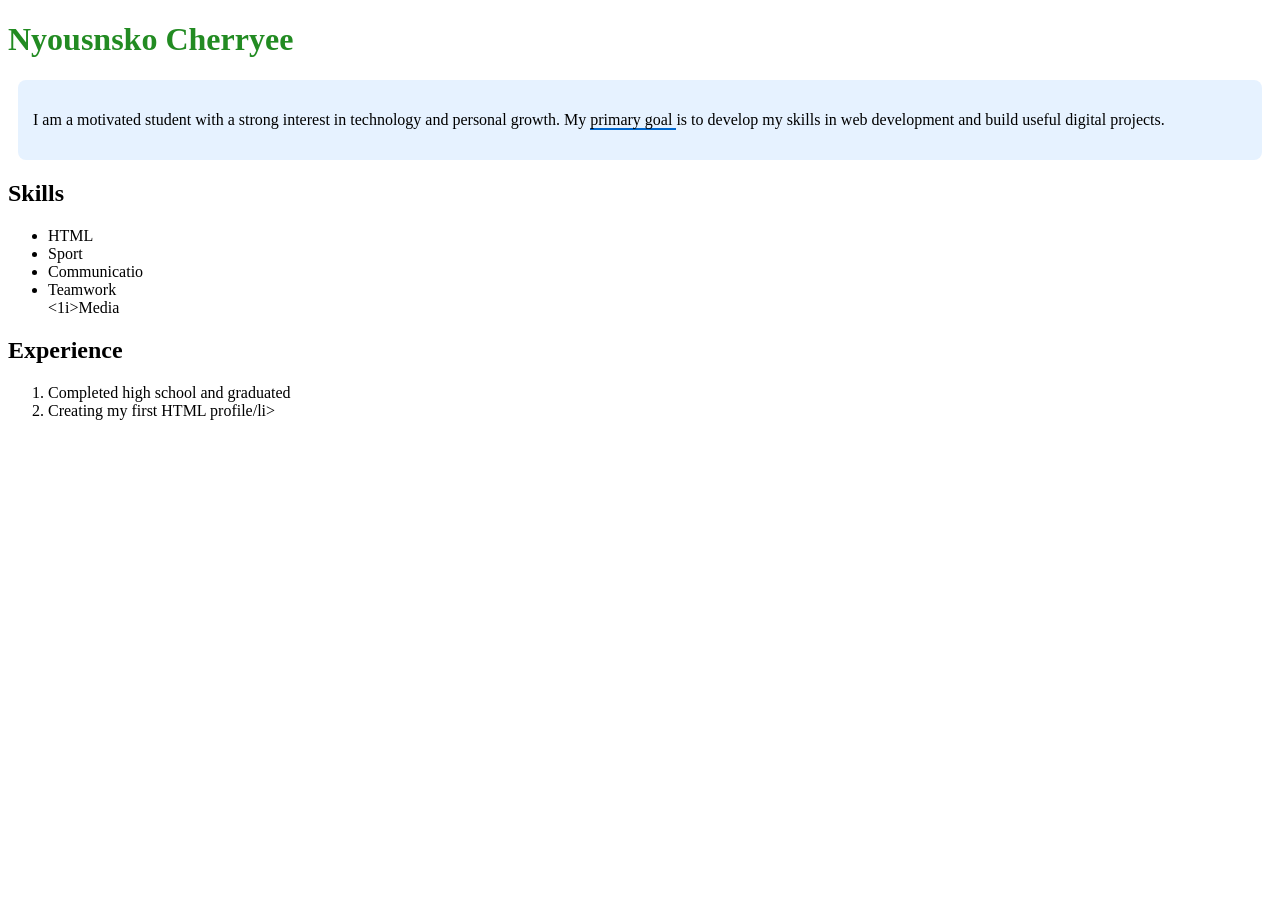
<file: index.html>
<!DOCTYPE html>
<html lang="en">
<head>
    <meta charset="UTF-8">
    <meta name="viewport" content="width=device-width, initial-scale=1.0">
    <title>Project 2: Nyousnsko Cherryee</title>

    <!-- 
    Name: Nyousnsko Cherryee
    Date: April 1, 2026
    Objective: Create a professional digital profile using HTML5 structure, semantic tags, and inline styling.
    -->
</head>

<body>

    <!-- Header -->
    <header>
        <h1 style="color: rgb(34, 139, 34);">Nyousnsko Cherryee</h1>
    </header>

    <!-- Bio Container -->
    <div style="background-color: #e6f2ff; padding: 15px; margin: 10px; border-radius: 8px;">

        <p>
            I am a motivated student with a strong interest in technology and personal growth. 
            My <span style="border-bottom: 2px solid hsl(210, 100%, 40%);">
            primary goal
            </span> is to develop my skills in web development and build useful digital projects.
        </p>

    </div>

    <!-- Skills Section -->
    <section>
        <h2>Skills</h2>
        <ul>
            <li>HTML</li>
            <li>Sport</li>
            <li>Communicatio</li>
            <li>Teamwork</li>
            <1i>Media</1i>
        </ul>
    </section>

    <!-- Experience Section -->
    <section>
        <h2>Experience</h2>
        <ol>
            <li>Completed high school and graduated</li>
            <li>Creating my first HTML profile/li>
        </ol>
    </section>

</body>
</html>
</file>
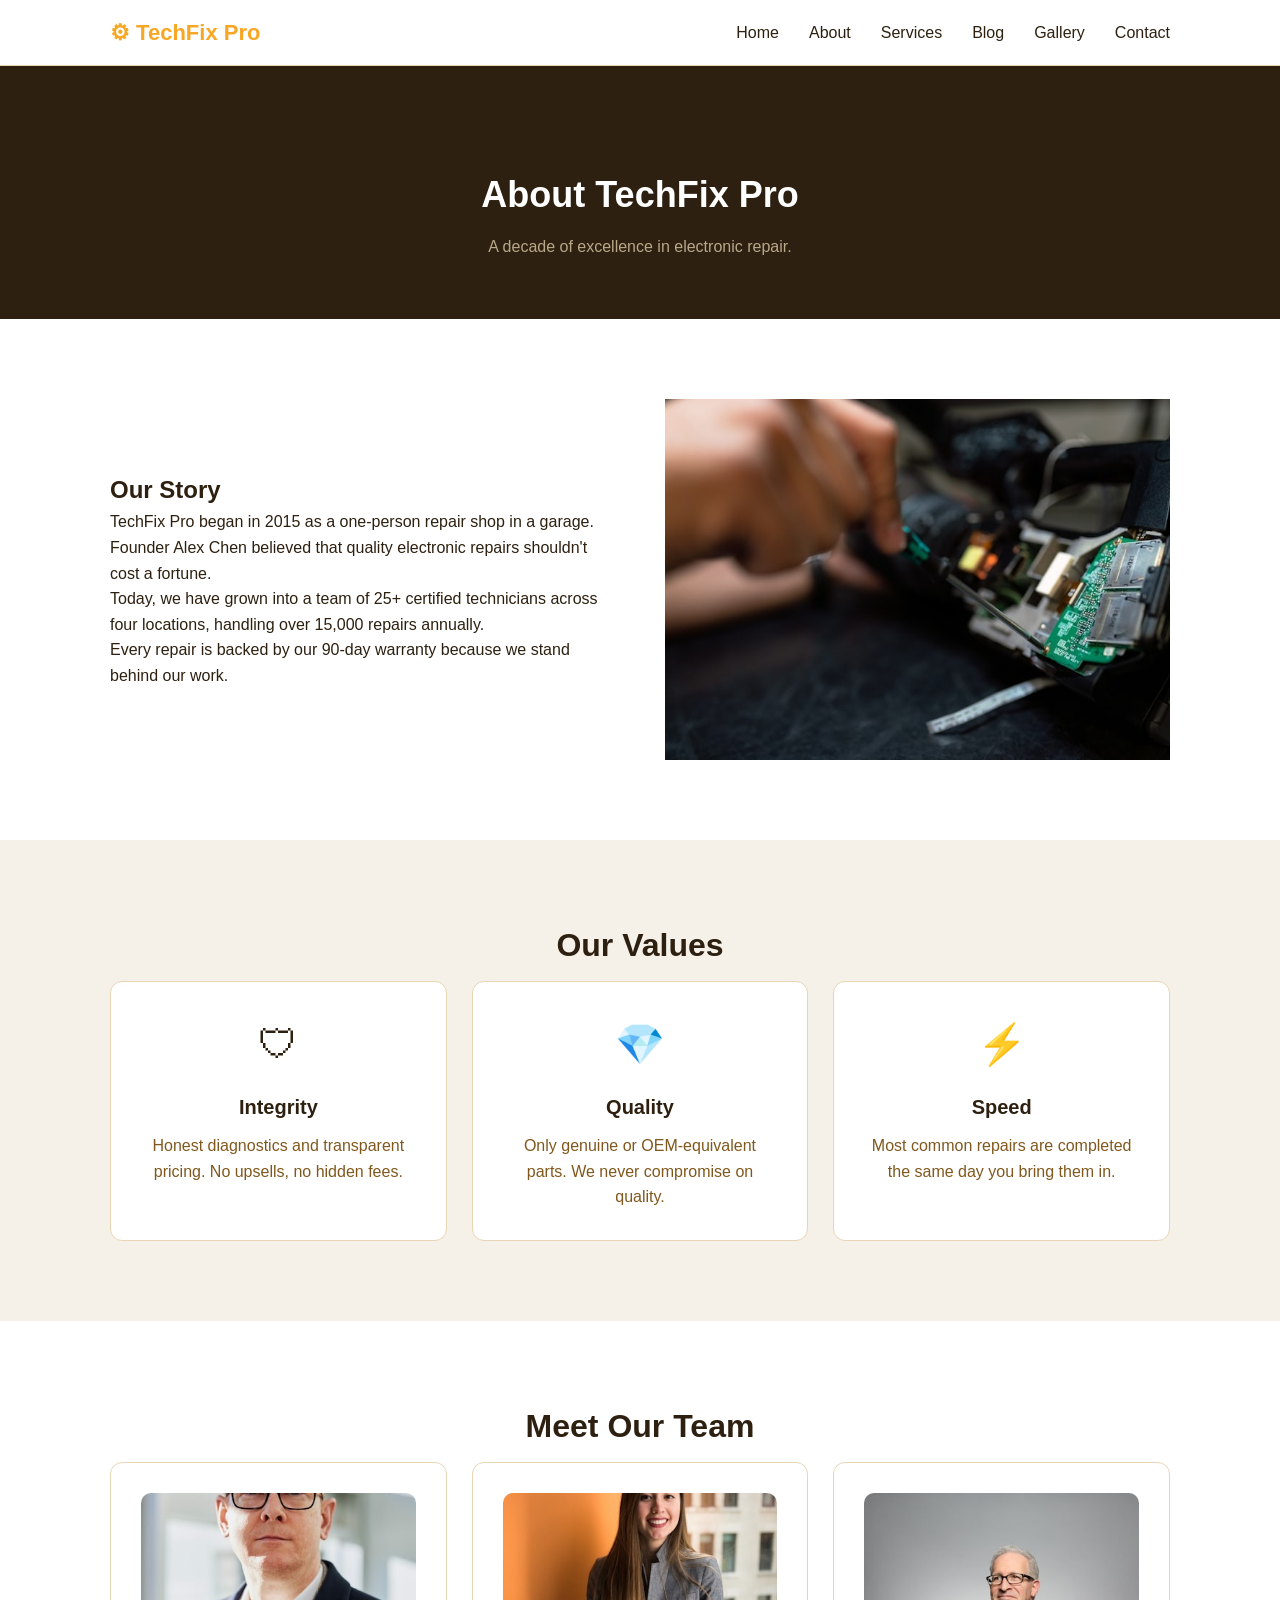
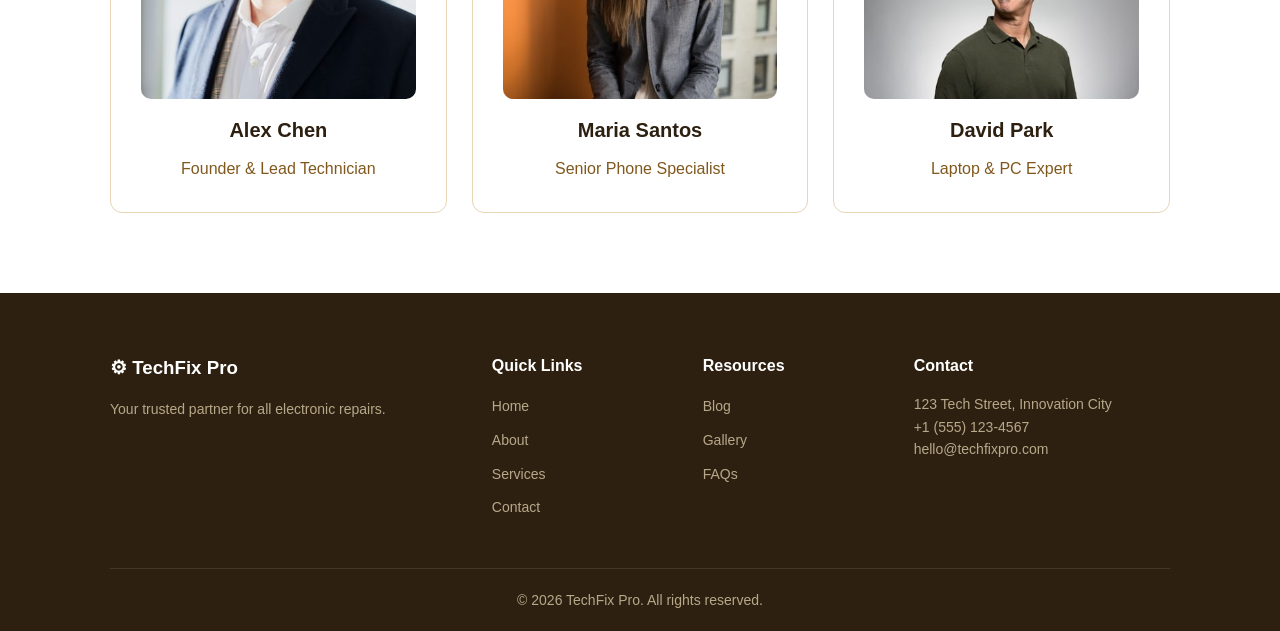
<file: about.html>
<!DOCTYPE html>
<html lang="en">

<head>
    <meta charset="UTF-8">
    <meta name="viewport" content="width=device-width, initial-scale=1.0">
    <title>About Us - TechFix Pro</title>
    <link rel="stylesheet" href="style.css">
</head>

<body>

    <nav class="navbar">
        <div class="container nav-container">
            <a href="index.html" class="logo">&#9881; TechFix Pro</a>
            <ul class="nav-links">
                <li><a href="index.html">Home</a></li>
                <li><a href="about.html">About</a></li>
                <li><a href="services.html">Services</a></li>
                <li><a href="blog.html">Blog</a></li>
                <li><a href="gallery.html">Gallery</a></li>
                <li><a href="contact.html">Contact</a></li>
            </ul>
        </div>
    </nav>

    <header class="page-header">
        <div class="container">
            <h1>About TechFix Pro</h1>
            <p>A decade of excellence in electronic repair.</p>
        </div>
    </header>

    <section class="section">
        <div class="container">
            <div class="two-col">
                <div>
                    <h2>Our Story</h2>
                    <p>TechFix Pro began in 2015 as a one-person repair shop in a garage. Founder Alex Chen believed
                        that quality electronic repairs shouldn't cost a fortune.</p>
                    <p>Today, we have grown into a team of 25+ certified technicians across four locations, handling
                        over 15,000 repairs annually.</p>
                    <p>Every repair is backed by our 90-day warranty because we stand behind our work.</p>
                </div>
                <div>
                    <img src="Img/ou.jpg" alt="Our workshop">
                </div>
            </div>
        </div>
    </section>

    <section class="section" style="background: var(--light-gray);">
        <div class="container">
            <h2 class="section-title">Our Values</h2>
            <div class="card-grid three-col">
                <div class="card">
                    <div class="card-icon">&#128737;</div>
                    <h3>Integrity</h3>
                    <p>Honest diagnostics and transparent pricing. No upsells, no hidden fees.</p>
                </div>
                <div class="card">
                    <div class="card-icon">&#128142;</div>
                    <h3>Quality</h3>
                    <p>Only genuine or OEM-equivalent parts. We never compromise on quality.</p>
                </div>
                <div class="card">
                    <div class="card-icon">&#9889;</div>
                    <h3>Speed</h3>
                    <p>Most common repairs are completed the same day you bring them in.</p>
                </div>
            </div>
        </div>
    </section>

    <section class="section">
        <div class="container">
            <h2 class="section-title">Meet Our Team</h2>
            <div class="card-grid three-col">
                <div class="card">
                    <img src="Img/h1.jpg" alt="Alex Chen" style="border-radius: 10px; margin-bottom: 15px;">
                    <h3>Alex Chen</h3>
                    <p>Founder & Lead Technician</p>
                </div>
                <div class="card">
                    <img src="Img/h2.jpg" alt="Maria Santos" style="border-radius: 10px; margin-bottom: 15px;">
                    <h3>Maria Santos</h3>
                    <p>Senior Phone Specialist</p>
                </div>
                <div class="card">
                    <img src="Img/h3.jpg" alt="David Park" style="border-radius: 10px; margin-bottom: 15px;">
                    <h3>David Park</h3>
                    <p>Laptop & PC Expert</p>
                </div>
            </div>
        </div>
    </section>

    <footer class="footer">
        <div class="container">
            <div class="footer-grid">
                <div class="footer-brand">
                    <h3>&#9881; TechFix Pro</h3>
                    <p>Your trusted partner for all electronic repairs.</p>
                </div>
                <div class="footer-links">
                    <h4>Quick Links</h4>
                    <ul>
                        <li><a href="index.html">Home</a></li>
                        <li><a href="about.html">About</a></li>
                        <li><a href="services.html">Services</a></li>
                        <li><a href="contact.html">Contact</a></li>
                    </ul>
                </div>
                <div class="footer-links">
                    <h4>Resources</h4>
                    <ul>
                        <li><a href="blog.html">Blog</a></li>
                        <li><a href="gallery.html">Gallery</a></li>
                        <li><a href="contact.html">FAQs</a></li>
                    </ul>
                </div>
                <div class="footer-contact">
                    <h4>Contact</h4>
                    <p>123 Tech Street, Innovation City</p>
                    <p>+1 (555) 123-4567</p>
                    <p>hello@techfixpro.com</p>
                </div>
            </div>
            <div class="footer-bottom">
                <p>&copy; 2026 TechFix Pro. All rights reserved.</p>
            </div>
        </div>
    </footer>

</body>
</file>
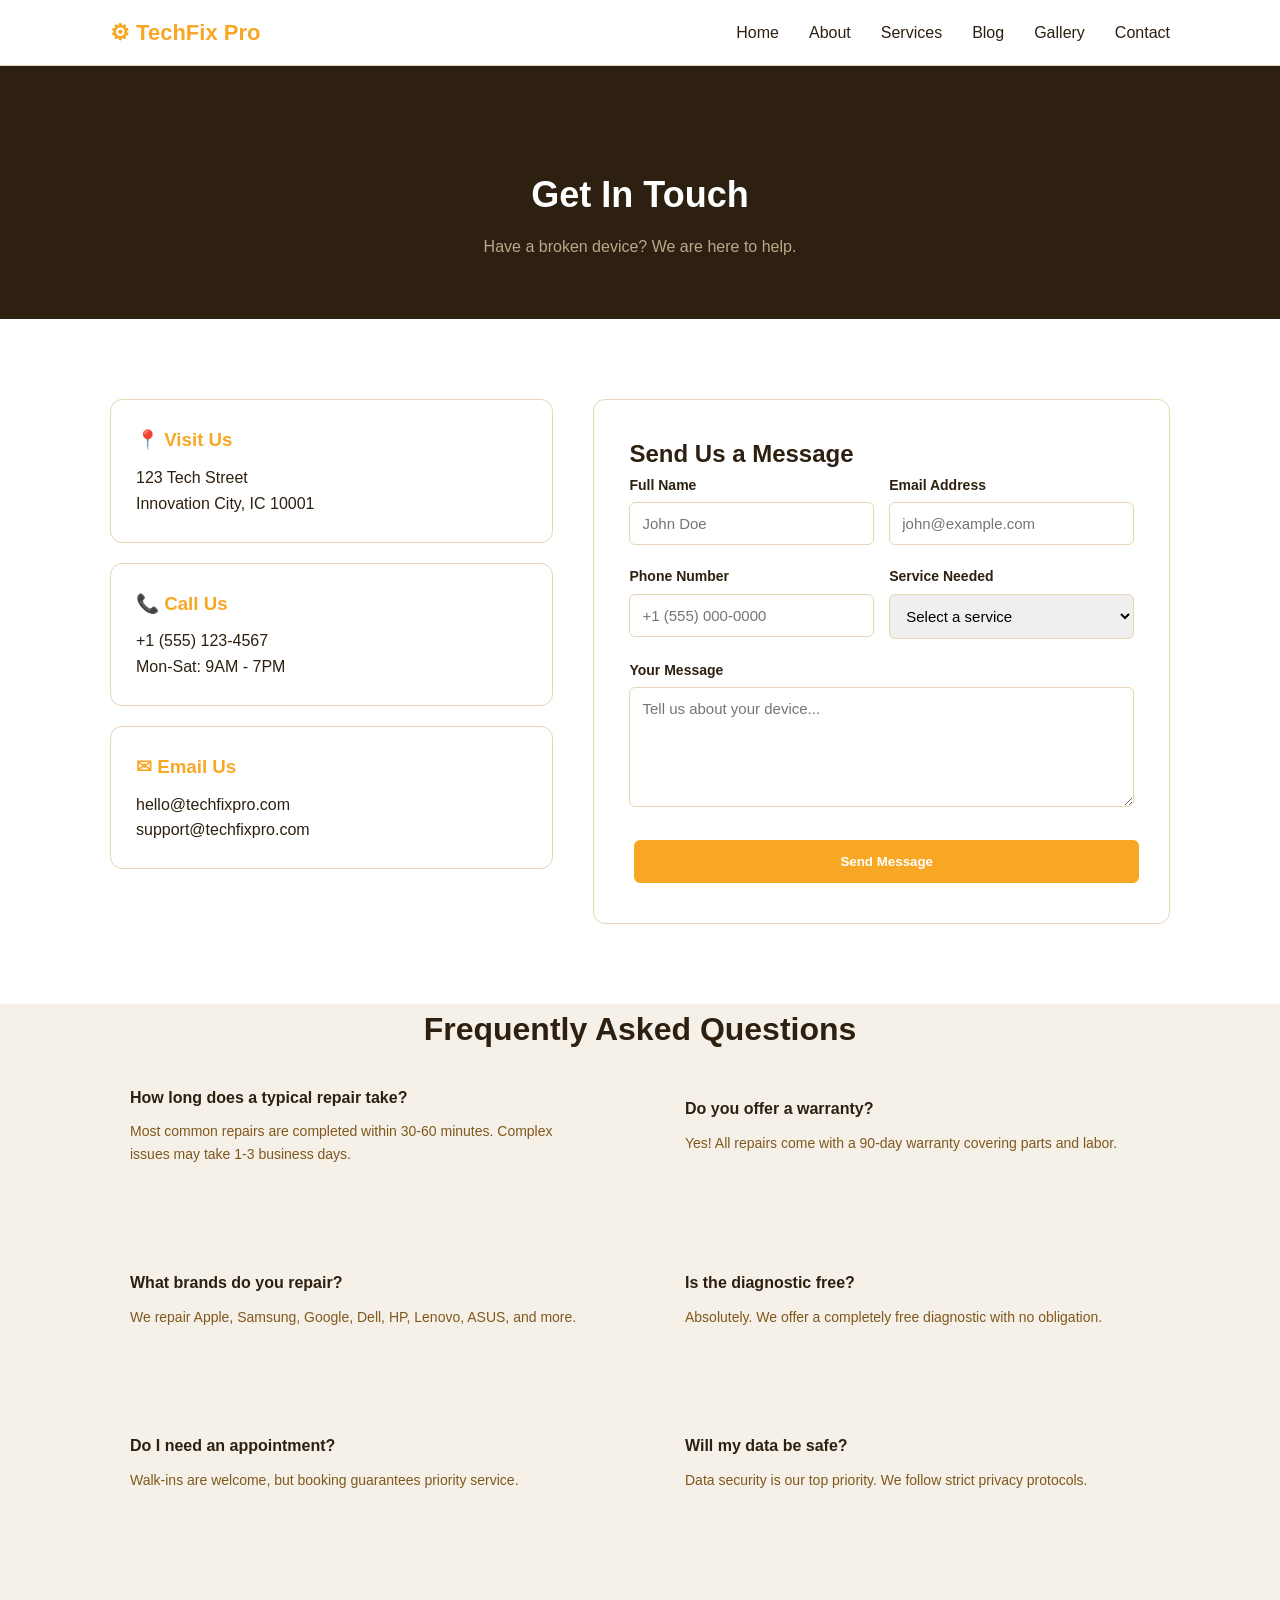
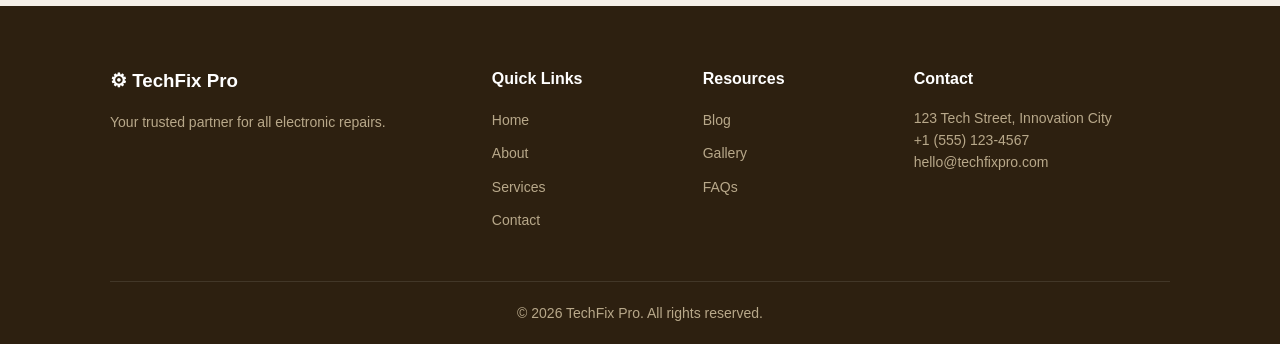
<file: contact.html>
<!DOCTYPE html>
<html lang="en">
<head>
    <meta charset="UTF-8">
    <meta name="viewport" content="width=device-width, initial-scale=1.0">
    <title>Contact Us - TechFix Pro</title>
    <link rel="stylesheet" href="style.css">
</head>
<body>

    <nav class="navbar">
        <div class="container nav-container">
            <a href="index.html" class="logo">&#9881; TechFix Pro</a>
            <ul class="nav-links">
                <li><a href="index.html">Home</a></li>
                <li><a href="about.html">About</a></li>
                <li><a href="services.html">Services</a></li>
                <li><a href="blog.html">Blog</a></li>
                <li><a href="gallery.html">Gallery</a></li>
                <li><a href="contact.html">Contact</a></li>
            </ul>
        </div>
    </nav>

    <header class="page-header">
        <div class="container">
            <h1>Get In Touch</h1>
            <p>Have a broken device? We are here to help.</p>
        </div>
    </header>

    <section class="section">
        <div class="container">
            <div class="contact-grid">
                <div>
                    <div class="contact-info-box">
                        <h3>&#128205; Visit Us</h3>
                        <p>123 Tech Street<br>Innovation City, IC 10001</p>
                    </div>
                    <div class="contact-info-box">
                        <h3>&#128222; Call Us</h3>
                        <p>+1 (555) 123-4567<br>Mon-Sat: 9AM - 7PM</p>
                    </div>
                    <div class="contact-info-box">
                        <h3>&#9993; Email Us</h3>
                        <p>hello@techfixpro.com<br>support@techfixpro.com</p>
                    </div>
                </div>
                <div class="contact-form">
                    <h2>Send Us a Message</h2>
                    <form action="#" method="post">
                        <div class="form-row">
                            <div class="form-group">
                                <label for="name">Full Name</label>
                                <input type="text" id="name" name="name" placeholder="John Doe" required>
                            </div>
                            <div class="form-group">
                                <label for="email">Email Address</label>
                                <input type="email" id="email" name="email" placeholder="john@example.com" required>
                            </div>
                        </div>
                        <div class="form-row">
                            <div class="form-group">
                                <label for="phone">Phone Number</label>
                                <input type="tel" id="phone" name="phone" placeholder="+1 (555) 000-0000">
                            </div>
                            <div class="form-group">
                                <label for="service">Service Needed</label>
                                <select id="service" name="service" required>
                                    <option value="" disabled selected>Select a service</option>
                                    <option value="phone">Phone Repair</option>
                                    <option value="laptop">Laptop Repair</option>
                                    <option value="tablet">Tablet / iPad Repair</option>
                                    <option value="other">Other / Not Sure</option>
                                </select>
                            </div>
                        </div>
                        <div class="form-group">
                            <label for="message">Your Message</label>
                            <textarea id="message" name="message" placeholder="Tell us about your device..." required></textarea>
                        </div>
                        <button type="submit" class="btn" style="width: 100%;">Send Message</button>
                    </form>
                </div>
            </div>
        </div>
    </section>

    <section class="section" style="background: var(--light-gray); padding-top: 0;">
        <div class="container">
            <h2 class="section-title">Frequently Asked Questions</h2>
            <div class="two-col">
                <div class="faq-item">
                    <h3>How long does a typical repair take?</h3>
                    <p>Most common repairs are completed within 30-60 minutes. Complex issues may take 1-3 business days.</p>
                </div>
                <div class="faq-item">
                    <h3>Do you offer a warranty?</h3>
                    <p>Yes! All repairs come with a 90-day warranty covering parts and labor.</p>
                </div>
                <div class="faq-item">
                    <h3>What brands do you repair?</h3>
                    <p>We repair Apple, Samsung, Google, Dell, HP, Lenovo, ASUS, and more.</p>
                </div>
                <div class="faq-item">
                    <h3>Is the diagnostic free?</h3>
                    <p>Absolutely. We offer a completely free diagnostic with no obligation.</p>
                </div>
                <div class="faq-item">
                    <h3>Do I need an appointment?</h3>
                    <p>Walk-ins are welcome, but booking guarantees priority service.</p>
                </div>
                <div class="faq-item">
                    <h3>Will my data be safe?</h3>
                    <p>Data security is our top priority. We follow strict privacy protocols.</p>
                </div>
            </div>
        </div>
    </section>

    <footer class="footer">
        <div class="container">
            <div class="footer-grid">
                <div class="footer-brand">
                    <h3>&#9881; TechFix Pro</h3>
                    <p>Your trusted partner for all electronic repairs.</p>
                </div>
                <div class="footer-links">
                    <h4>Quick Links</h4>
                    <ul>
                        <li><a href="index.html">Home</a></li>
                        <li><a href="about.html">About</a></li>
                        <li><a href="services.html">Services</a></li>
                        <li><a href="contact.html">Contact</a></li>
                    </ul>
                </div>
                <div class="footer-links">
                    <h4>Resources</h4>
                    <ul>
                        <li><a href="blog.html">Blog</a></li>
                        <li><a href="gallery.html">Gallery</a></li>
                        <li><a href="contact.html">FAQs</a></li>
                    </ul>
                </div>
                <div class="footer-contact">
                    <h4>Contact</h4>
                    <p>123 Tech Street, Innovation City</p>
                    <p>+1 (555) 123-4567</p>
                    <p>hello@techfixpro.com</p>
                </div>
            </div>
            <div class="footer-bottom">
                <p>&copy; 2026 TechFix Pro. All rights reserved.</p>
            </div>
        </div>
    </footer>

</body>
</html>
</file>
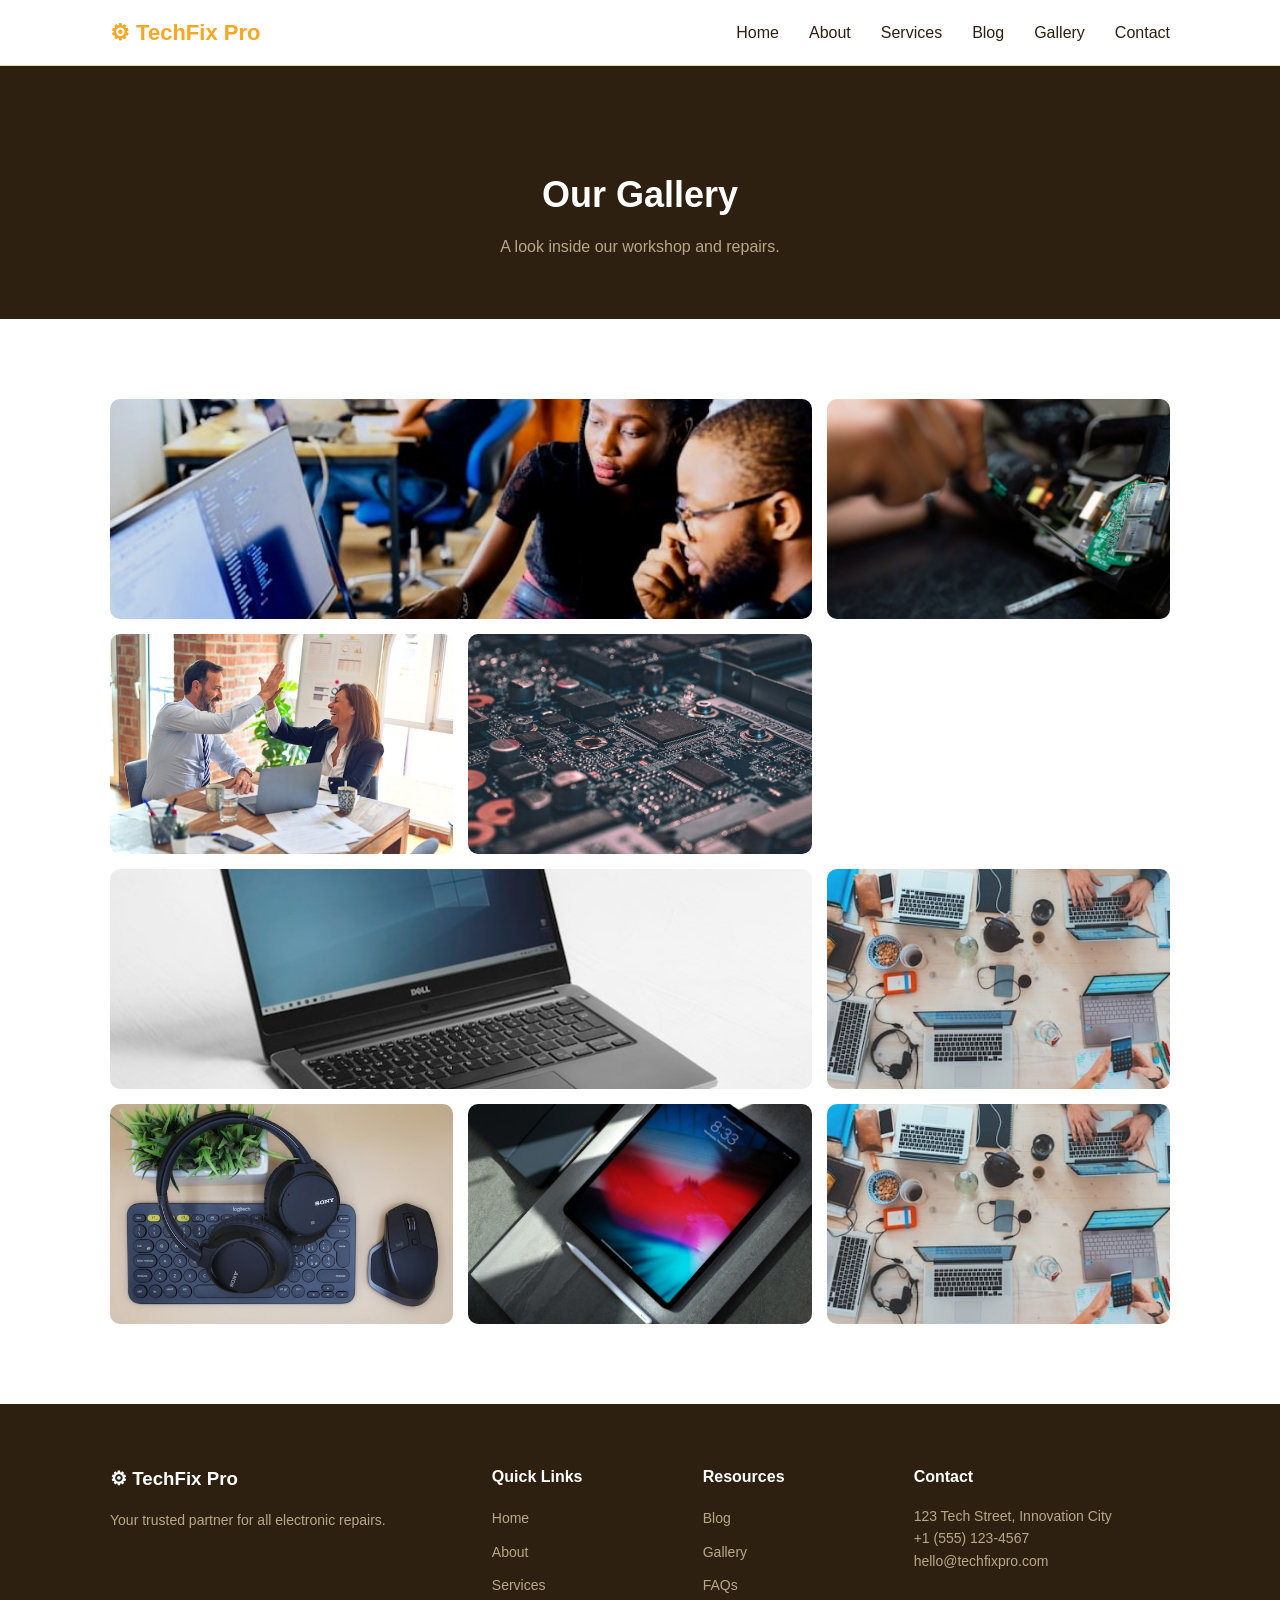
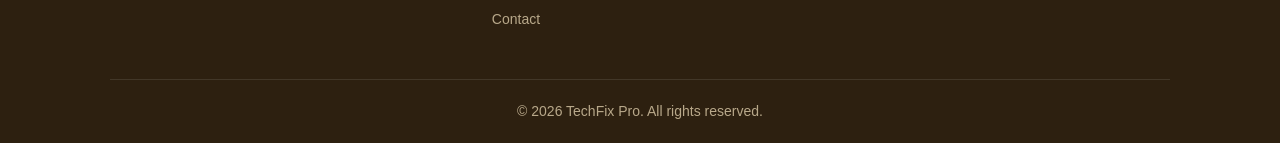
<file: gallery.html>
<!DOCTYPE html>
<html lang="en">
<head>
    <meta charset="UTF-8">
    <meta name="viewport" content="width=device-width, initial-scale=1.0">
    <title>Gallery - TechFix Pro</title>
    <link rel="stylesheet" href="style.css">
</head>

<body>

    <!--Navigation-->
    <nav class="navbar">
        <div class="container nav-container">
            <a href="index.html" class="logo">&#9881; TechFix Pro</a>
            <ul class="nav-links">
                <li><a href="index.html">Home</a></li>
                <li><a href="about.html">About</a></li>
                <li><a href="services.html">Services</a></li>
                <li><a href="blog.html">Blog</a></li>
                <li><a href="gallery.html">Gallery</a></li>
                <li><a href="contact.html">Contact</a></li>
            </ul>
        </div>
    </nav>

    <header class="page-header">
        <div class="container">
            <h1>Our Gallery</h1>
            <p>A look inside our workshop and repairs.</p>
        </div>
    </header>

    <section class="section">
        <div class="container">
            <div class="gallery-grid">
                <div class="gallery-item wide">
                    <img src="Img/24.jpg" alt="Main workshop">
                </div>
                <div class="gallery-item">
                    <img src="Img/ou.jpg" alt="Phone repair">
                </div>
                <div class="gallery-item">
                    <img src="Img/34.jpg" alt="Team meeting">
                </div>
                <div class="gallery-item">
                    <img src="Img/cb.jpg" alt="Circuit board">
                </div>
                <div class="gallery-item wide">
                    <img src="Img/lap.jpg" alt="Laptop repair">
                </div>
                <div class="gallery-item">
                    <img src="Img/rw.jpg" alt="Customer service">
                </div>
                <div class="gallery-item">
                    <img src="Img/13.jpg" alt="Tools">
                </div>
                <div class="gallery-item">
                    <img src="Img/t.jpg" alt="Tablet repair">
                </div>
                <div class="gallery-item">
                    <img src="Img/rw.jpg" alt="Team photo">
                </div>
            </div>
        </div>
    </section>

    <footer class="footer">
        <div class="container">
            <div class="footer-grid">
                <div class="footer-brand">
                    <h3>&#9881; TechFix Pro</h3>
                    <p>Your trusted partner for all electronic repairs.</p>
                </div>
                <div class="footer-links">
                    <h4>Quick Links</h4>
                    <ul>
                        <li><a href="index.html">Home</a></li>
                        <li><a href="about.html">About</a></li>
                        <li><a href="services.html">Services</a></li>
                        <li><a href="contact.html">Contact</a></li>
                    </ul>
                </div>
                <div class="footer-links">
                    <h4>Resources</h4>
                    <ul>
                        <li><a href="blog.html">Blog</a></li>
                        <li><a href="gallery.html">Gallery</a></li>
                        <li><a href="contact.html">FAQs</a></li>
                    </ul>
                </div>
                <div class="footer-contact">
                    <h4>Contact</h4>
                    <p>123 Tech Street, Innovation City</p>
                    <p>+1 (555) 123-4567</p>
                    <p>hello@techfixpro.com</p>
                </div>
            </div>
            <div class="footer-bottom">
                <p>&copy; 2026 TechFix Pro. All rights reserved.</p>
            </div>
        </div>
    </footer>
</body>
</html>
</file>
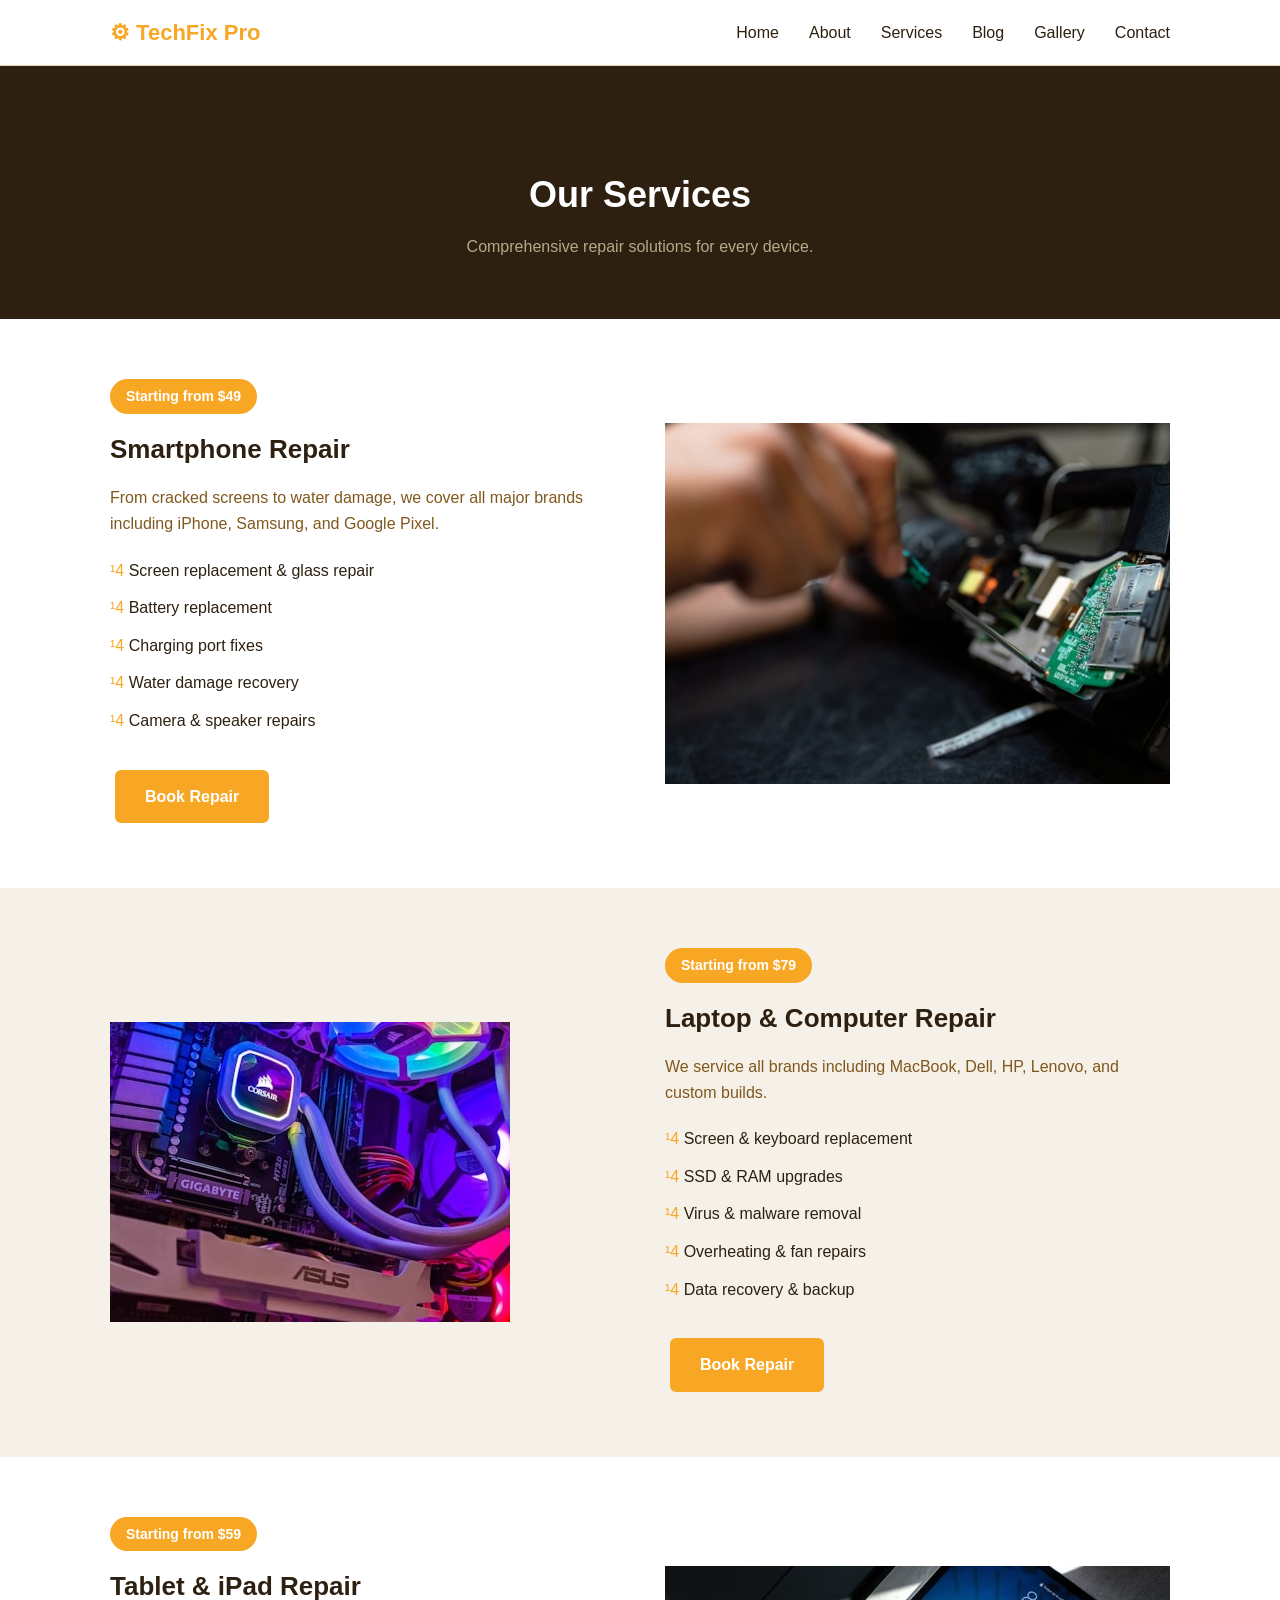
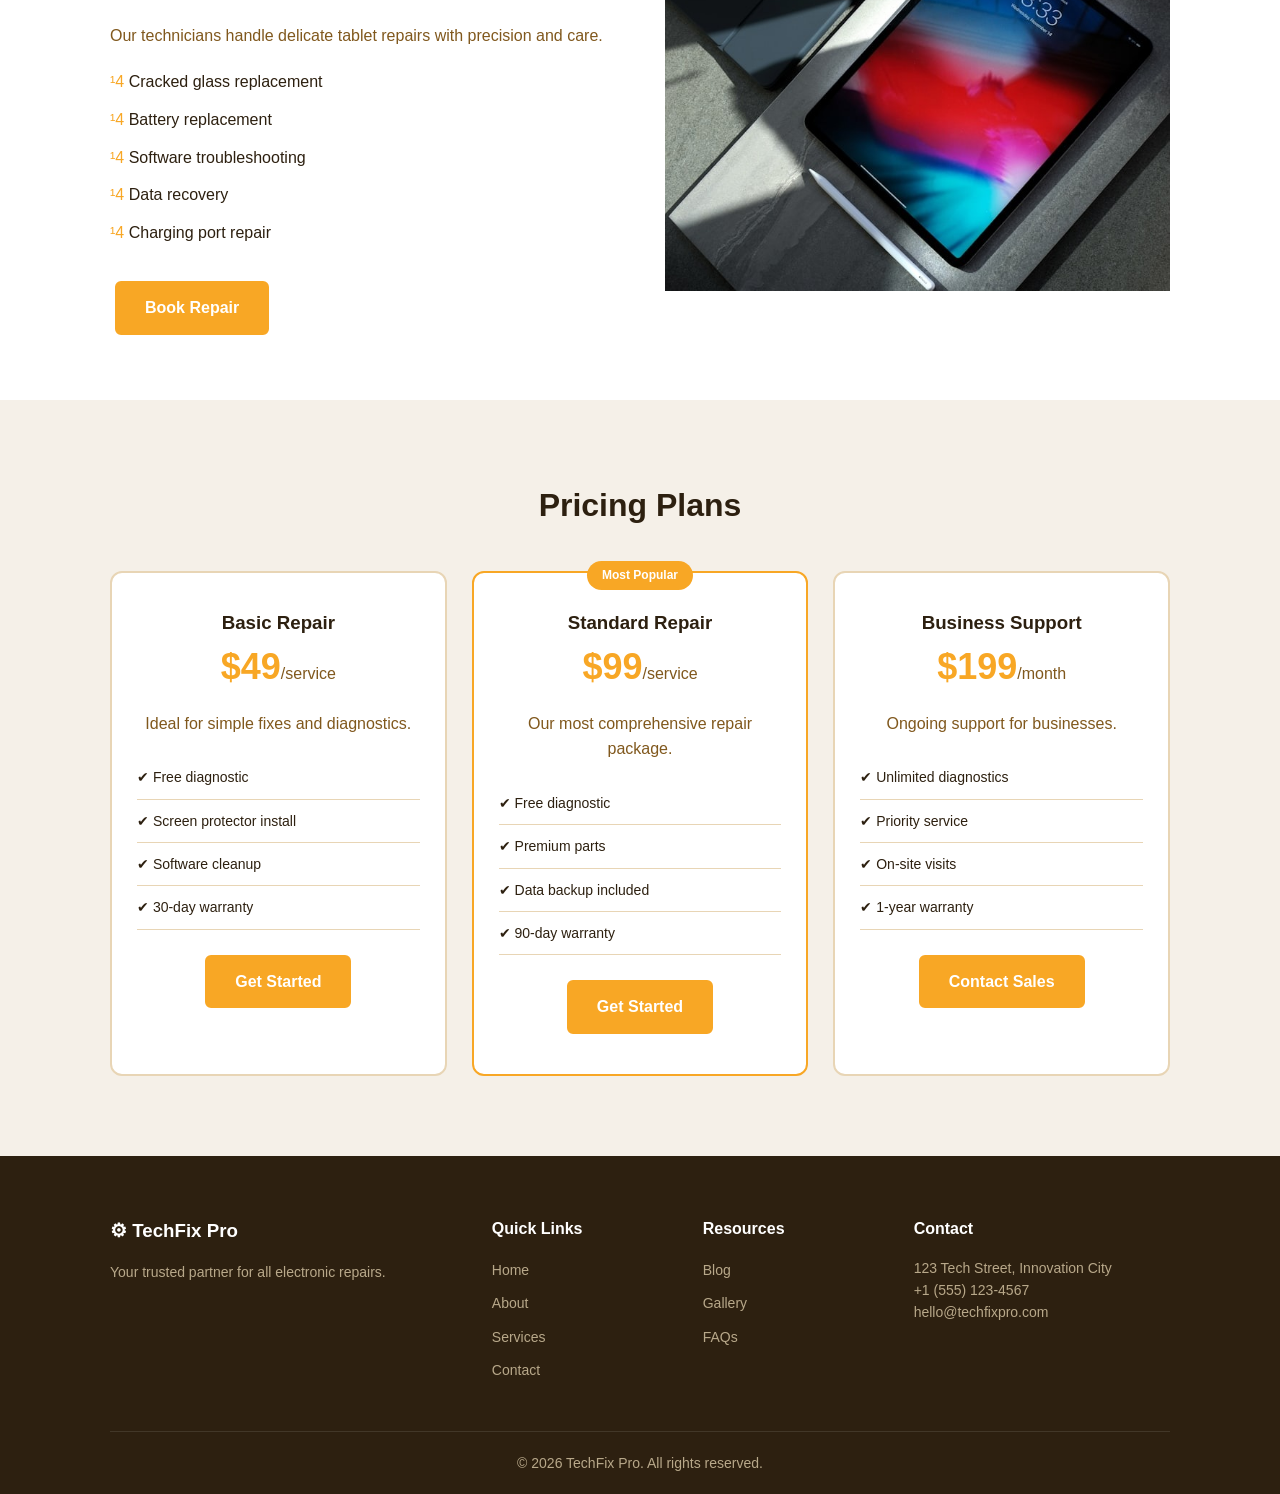
<file: services.html>
<!DOCTYPE html>
<html lang="en">
<head>
    <meta charset="UTF-8">
    <meta name="viewport" content="width=device-width, initial-scale=1.0">
    <title>Our Services - TechFix Pro</title>
    <link rel="stylesheet" href="style.css">
</head>
<body>

    <nav class="navbar">
        <div class="container nav-container">
            <a href="index.html" class="logo">&#9881; TechFix Pro</a>
            <ul class="nav-links">
                <li><a href="index.html">Home</a></li>
                <li><a href="about.html">About</a></li>
                <li><a href="services.html">Services</a></li>
                <li><a href="blog.html">Blog</a></li>
                <li><a href="gallery.html">Gallery</a></li>
                <li><a href="contact.html">Contact</a></li>
            </ul>
        </div>
    </nav>

    <header class="page-header">
        <div class="container">
            <h1>Our Services</h1>
            <p>Comprehensive repair solutions for every device.</p>
        </div>
    </header>

    <section class="service-detail">
        <div class="container">
            <div class="two-col">
                <div>
                    <span class="price-tag">Starting from $49</span>
                    <h2>Smartphone Repair</h2>
                    <p>From cracked screens to water damage, we cover all major brands including iPhone, Samsung, and Google Pixel.</p>
                    <ul class="detail-list">
                        <li>Screen replacement & glass repair</li>
                        <li>Battery replacement</li>
                        <li>Charging port fixes</li>
                        <li>Water damage recovery</li>
                        <li>Camera & speaker repairs</li>
                    </ul>
                    <a href="contact.html" class="btn">Book Repair</a>
                </div>
                <div>
                    <img src="Img/ou.jpg" alt="Phone repair">
                </div>
            </div>
        </div>
    </section>

    <section class="service-detail">
        <div class="container">
            <div class="two-col">
                <div>
                    <img src="Img/e1.jpg" alt="Laptop repair">
                </div>
                <div>
                    <span class="price-tag">Starting from $79</span>
                    <h2>Laptop & Computer Repair</h2>
                    <p>We service all brands including MacBook, Dell, HP, Lenovo, and custom builds.</p>
                    <ul class="detail-list">
                        <li>Screen & keyboard replacement</li>
                        <li>SSD & RAM upgrades</li>
                        <li>Virus & malware removal</li>
                        <li>Overheating & fan repairs</li>
                        <li>Data recovery & backup</li>
                    </ul>
                    <a href="contact.html" class="btn">Book Repair</a>
                </div>
            </div>
        </div>
    </section>

    <section class="service-detail">
        <div class="container">
            <div class="two-col">
                <div>
                    <span class="price-tag">Starting from $59</span>
                    <h2>Tablet & iPad Repair</h2>
                    <p>Our technicians handle delicate tablet repairs with precision and care.</p>
                    <ul class="detail-list">
                        <li>Cracked glass replacement</li>
                        <li>Battery replacement</li>
                        <li>Software troubleshooting</li>
                        <li>Data recovery</li>
                        <li>Charging port repair</li>
                    </ul>
                    <a href="contact.html" class="btn">Book Repair</a>
                </div>
                <div>
                    <img src="Img/t.jpg" alt="Tablet repair">
                </div>
            </div>
        </div>
    </section>

    <section class="section" style="background: var(--light-gray);">
        <div class="container">
            <h2 class="section-title">Pricing Plans</h2>
            <div class="pricing-grid">
                <div class="pricing-card">
                    <h3>Basic Repair</h3>
                    <div class="price">$49<span>/service</span></div>
                    <p style="color: var(--gray); margin: 15px 0;">Ideal for simple fixes and diagnostics.</p>
                    <ul class="pricing-features">
                        <li>&#10004; Free diagnostic</li>
                        <li>&#10004; Screen protector install</li>
                        <li>&#10004; Software cleanup</li>
                        <li>&#10004; 30-day warranty</li>
                    </ul>
                    <a href="contact.html" class="btn">Get Started</a>
                </div>
                <div class="pricing-card featured">
                    <span class="featured-badge">Most Popular</span>
                    <h3>Standard Repair</h3>
                    <div class="price">$99<span>/service</span></div>
                    <p style="color: var(--gray); margin: 15px 0;">Our most comprehensive repair package.</p>
                    <ul class="pricing-features">
                        <li>&#10004; Free diagnostic</li>
                        <li>&#10004; Premium parts</li>
                        <li>&#10004; Data backup included</li>
                        <li>&#10004; 90-day warranty</li>
                    </ul>
                    <a href="contact.html" class="btn">Get Started</a>
                </div>
                <div class="pricing-card">
                    <h3>Business Support</h3>
                    <div class="price">$199<span>/month</span></div>
                    <p style="color: var(--gray); margin: 15px 0;">Ongoing support for businesses.</p>
                    <ul class="pricing-features">
                        <li>&#10004; Unlimited diagnostics</li>
                        <li>&#10004; Priority service</li>
                        <li>&#10004; On-site visits</li>
                        <li>&#10004; 1-year warranty</li>
                    </ul>
                    <a href="contact.html" class="btn">Contact Sales</a>
                </div>
            </div>
        </div>
    </section>

    <footer class="footer">
        <div class="container">
            <div class="footer-grid">
                <div class="footer-brand">
                    <h3>&#9881; TechFix Pro</h3>
                    <p>Your trusted partner for all electronic repairs.</p>
                </div>
                <div class="footer-links">
                    <h4>Quick Links</h4>
                    <ul>
                        <li><a href="index.html">Home</a></li>
                        <li><a href="about.html">About</a></li>
                        <li><a href="services.html">Services</a></li>
                        <li><a href="contact.html">Contact</a></li>
                    </ul>
                </div>
                <div class="footer-links">
                    <h4>Resources</h4>
                    <ul>
                        <li><a href="blog.html">Blog</a></li>
                        <li><a href="gallery.html">Gallery</a></li>
                        <li><a href="contact.html">FAQs</a></li>
                    </ul>
                </div>
                <div class="footer-contact">
                    <h4>Contact</h4>
                    <p>123 Tech Street, Innovation City</p>
                    <p>+1 (555) 123-4567</p>
                    <p>hello@techfixpro.com</p>
                </div>
            </div>
            <div class="footer-bottom">
                <p>&copy; 2026 TechFix Pro. All rights reserved.</p>
            </div>
        </div>
    </footer>

</body>
</html>
</file>
<file: style.css>
/* ---- CSS Variables ---- */
:root {
    --primary: #F8A725;
    --primary-dark: #C68623;
    --dark: #2D2010;
    --gray: #80581D;
    --light-gray: #f5f0e8;
    --white: #ffffff;
    --border: #e8d5b5;
}

/* ---- Reset & Base Styles ---- */
* {
    margin: 0;
    padding: 0;
    box-sizing: border-box;
}

body {
    font-family: 'Segoe UI', Tahoma, Geneva, Verdana, sans-serif;
    color: var(--dark);
    line-height: 1.6;
}

img {
    max-width: 100%;
    display: block;
}

a {
    text-decoration: none;
    color: inherit;
}

/* ---- Container ---- */
.container {
    max-width: 1100px;
    margin: 0 auto;
    padding: 0 20px;
}

/* ---- Buttons ---- */
.btn {
    display: inline-block;
    padding: 12px 28px;
    background: var(--primary);
    color: var(--white);
    border-radius: 6px;
    font-weight: 600;
    border: 2px solid var(--primary);
    margin: 5px;
}

.btn:hover {
    background: var(--primary-dark);
    border-color: var(--primary-dark);
}

.btn-outline {
    background: transparent;
    color: var(--white);
    border: 2px solid var(--white);
}

.btn-outline:hover {
    background: var(--white);
    color: var(--dark);
}

/* ---- Navigation ---- */
.navbar {
    background: var(--white);
    border-bottom: 1px solid var(--border);
    padding: 15px 0;
}

.nav-container {
    display: flex;
    justify-content: space-between;
    align-items: center;
}

.logo {
    font-size: 22px;
    font-weight: 800;
    color: var(--primary);
}

.nav-links {
    list-style: none;
    display: flex;
    gap: 30px;
}

.nav-links a {
    color: var(--dark);
    font-weight: 500;
}

.nav-links a:hover {
    color: var(--primary);
}

/* ---- Hero Section ---- */
.hero {
    background: linear-gradient(135deg, var(--dark) 0%, var(--gray) 100%);
    color: var(--white);
    text-align: center;
    padding: 100px 20px;
}

.hero h1 {
    font-size: 42px;
    margin-bottom: 15px;
}

.hero p {
    font-size: 18px;
    max-width: 600px;
    margin: 0 auto 30px;
    opacity: 0.9;
}

/* ---- Section Styles ---- */
.section {
    padding: 80px 0;
}

.section-title {
    text-align: center;
    font-size: 32px;
    margin-bottom: 10px;
}

.section-subtitle {
    text-align: center;
    color: var(--gray);
    margin-bottom: 50px;
}

/* ---- Card Grid ---- */
.card-grid {
    display: grid;
    gap: 25px;
}

.three-col {
    grid-template-columns: repeat(3, 1fr);
}

.two-col {
    grid-template-columns: repeat(2, 1fr);
}

/* ---- Cards ---- */
.card {
    background: var(--white);
    border: 1px solid var(--border);
    border-radius: 12px;
    padding: 30px;
    text-align: center;
}

.card:hover {
    box-shadow: 0 5px 20px rgba(45, 32, 16, 0.1);
}

.card-icon {
    font-size: 40px;
    margin-bottom: 15px;
}

.card h3 {
    font-size: 20px;
    margin-bottom: 10px;
}

.card p {
    color: var(--gray);
}

/* ---- News Cards ---- */
.news-card {
    padding: 0;
    overflow: hidden;
    text-align: left;
}

.news-card img {
    width: 100%;
    height: 200px;
    object-fit: cover;
}

.card-body {
    padding: 20px;
}

.tag {
    display: inline-block;
    background: var(--primary);
    color: var(--white);
    padding: 4px 12px;
    border-radius: 20px;
    font-size: 12px;
    font-weight: 600;
    text-transform: uppercase;
}

.card-body h3 {
    margin: 10px 0;
}

.card-body a {
    color: var(--primary);
    font-weight: 600;
}

/* ---- About Section ---- */
.about-section {
    background: var(--light-gray);
}

.two-col {
    display: grid;
    grid-template-columns: 1fr 1fr;
    gap: 50px;
    align-items: center;
}

.about-text h2 {
    font-size: 32px;
    margin-bottom: 15px;
}

.about-text p {
    color: var(--gray);
    margin-bottom: 15px;
}

.feature-list {
    list-style: none;
    margin: 20px 0;
}

.feature-list li {
    padding: 8px 0;
    color: var(--dark);
}

.about-image img {
    border-radius: 12px;
    box-shadow: 0 10px 30px rgba(0,0,0,0.1);
}

/* ---- Newsletter ---- */
.newsletter {
    background: var(--primary);
    color: var(--white);
    text-align: center;
    padding: 60px 20px;
}

.newsletter h2 {
    font-size: 28px;
    margin-bottom: 10px;
}

.newsletter p {
    margin-bottom: 25px;
    opacity: 0.9;
}

.newsletter form {
    display: flex;
    justify-content: center;
    gap: 10px;
    flex-wrap: wrap;
}

.newsletter input {
    padding: 12px 20px;
    border: none;
    border-radius: 6px;
    width: 300px;
    font-size: 16px;
}

/* ---- Testimonials ---- */
.testimonials {
    background: var(--light-gray);
}

.testimonial-card {
    text-align: left;
}

.quote {
    font-style: italic;
    color: var(--dark);
    margin-bottom: 15px;
}

.author {
    font-weight: 700;
    color: var(--primary-dark);
}

/* ---- Clients ---- */
.clients {
    text-align: center;
}

.client-logos {
    display: flex;
    justify-content: center;
    gap: 40px;
    flex-wrap: wrap;
    margin-top: 30px;
}

.client-logos span {
    font-size: 18px;
    font-weight: 700;
    color: var(--gray);
    opacity: 0.6;
}

/* ---- Footer ---- */
.footer {
    background: var(--dark);
    color: var(--white);
    padding: 60px 0 20px;
}

.footer-grid {
    display: grid;
    grid-template-columns: 2fr 1fr 1fr 1.5fr;
    gap: 40px;
    margin-bottom: 40px;
}

.footer h3, .footer h4 {
    margin-bottom: 15px;
}

.footer p {
    color: #b8a88a;
    font-size: 14px;
}

.footer-links ul {
    list-style: none;
}

.footer-links li {
    margin-bottom: 8px;
}

.footer-links a {
    color: #b8a88a;
    font-size: 14px;
}

.footer-links a:hover {
    color: var(--primary);
}

.footer-bottom {
    border-top: 1px solid rgba(255,255,255,0.1);
    padding-top: 20px;
    text-align: center;
}

/* ---- Page Header (for inner pages) ---- */
.page-header {
    background: var(--dark);
    color: var(--white);
    text-align: center;
    padding: 100px 20px 60px;
}

.page-header h1 {
    font-size: 36px;
    margin-bottom: 10px;
}

.page-header p {
    color: #b8a88a;
}

/* ---- Services Page ---- */
.service-detail {
    padding: 60px 0;
}

.service-detail:nth-child(even) {
    background: var(--light-gray);
}

.service-detail h2 {
    font-size: 26px;
    margin-bottom: 15px;
}

.service-detail p {
    color: var(--gray);
    margin-bottom: 15px;
}

.detail-list {
    list-style: none;
    margin: 15px 0 25px;
}

.detail-list li {
    padding: 6px 0;
    color: var(--dark);
}

.detail-list li::before {
    content: "¹4  ";
    color: var(--primary);
}

.price-tag {
    display: inline-block;
    background: var(--primary);
    color: var(--white);
    padding: 6px 16px;
    border-radius: 20px;
    font-weight: 700;
    font-size: 14px;
    margin-bottom: 15px;
}

/* ---- Pricing Cards ---- */
.pricing-grid {
    display: grid;
    grid-template-columns: repeat(3, 1fr);
    gap: 25px;
    margin-top: 40px;
}

.pricing-card {
    background: var(--white);
    border: 2px solid var(--border);
    border-radius: 12px;
    padding: 35px 25px;
    text-align: center;
}

.pricing-card.featured {
    border-color: var(--primary);
    position: relative;
}

.featured-badge {
    position: absolute;
    top: -12px;
    left: 50%;
    transform: translateX(-50%);
    background: var(--primary);
    color: var(--white);
    padding: 5px 15px;
    border-radius: 20px;
    font-size: 12px;
    font-weight: 700;
}

.pricing-card .price {
    font-size: 36px;
    font-weight: 800;
    color: var(--primary);
}

.pricing-card .price span {
    font-size: 16px;
    color: var(--gray);
    font-weight: 400;
}

.pricing-features {
    list-style: none;
    text-align: left;
    margin: 20px 0;
}

.pricing-features li {
    padding: 10px 0;
    border-bottom: 1px solid var(--border);
    font-size: 14px;
}

/* ---- Blog Page ---- */
.blog-grid {
    display: grid;
    grid-template-columns: 2fr 1fr;
    gap: 40px;
}

.blog-posts {
    display: grid;
    gap: 30px;
}

.blog-post {
    display: grid;
    grid-template-columns: 1fr 2fr;
    gap: 20px;
    background: var(--white);
    border: 1px solid var(--border);
    border-radius: 12px;
    overflow: hidden;
}

.blog-post img {
    width: 100%;
    height: 100%;
    object-fit: cover;
}

.blog-post-content {
    padding: 20px;
}

.sidebar {
    background: var(--white);
    border: 1px solid var(--border);
    border-radius: 12px;
    padding: 25px;
    height: fit-content;
}

.sidebar h3 {
    margin-bottom: 15px;
    padding-bottom: 10px;
    border-bottom: 2px solid var(--light-gray);
}

.sidebar ul {
    list-style: none;
}

.sidebar li {
    padding: 8px 0;
    border-bottom: 1px solid var(--light-gray);
}

.sidebar a {
    color: var(--gray);
    font-size: 14px;
}

.sidebar a:hover {
    color: var(--primary);
}

/* ---- Gallery Page ---- */
.gallery-grid {
    display: grid;
    grid-template-columns: repeat(3, 1fr);
    gap: 15px;
}

.gallery-item {
    border-radius: 10px;
    overflow: hidden;
}

.gallery-item img {
    width: 100%;
    height: 220px;
    object-fit: cover;
}

.gallery-item.wide {
    grid-column: span 2;
}

/* ---- Contact Page ---- */
.contact-grid {
    display: grid;
    grid-template-columns: 1fr 1.3fr;
    gap: 40px;
}

.contact-info-box {
    background: var(--white);
    border: 1px solid var(--border);
    border-radius: 12px;
    padding: 25px;
    margin-bottom: 20px;
}

.contact-info-box h3 {
    margin-bottom: 10px;
    color: var(--primary);
}

.contact-form {
    background: var(--white);
    border: 1px solid var(--border);
    border-radius: 12px;
    padding: 35px;
}

.form-group {
    margin-bottom: 20px;
}

.form-group label {
    display: block;
    margin-bottom: 6px;
    font-weight: 600;
    font-size: 14px;
}

.form-group input,
.form-group textarea,
.form-group select {
    width: 100%;
    padding: 12px;
    border: 1px solid var(--border);
    border-radius: 6px;
    font-size: 15px;
    font-family: inherit;
}

.form-group textarea {
    min-height: 120px;
    resize: vertical;
}

.form-row {
    display: grid;
    grid-template-columns: 1fr 1fr;
    gap: 15px;
}

/* ---- FAQ ---- */
.faq-item {
    background: var(--light-gray);
    border-radius: 10px;
    margin-bottom: 15px;
    padding: 20px;
}

.faq-item h3 {
    font-size: 16px;
    margin-bottom: 10px;
    color: var(--dark);
}

.faq-item p {
    color: var(--gray);
    font-size: 14px;
}

/* ============================================
   Responsive Design (Mobile)
   ============================================ */

@media (max-width: 768px) {
    .nav-links {
        display: none;
    }

    .hero h1 {
        font-size: 28px;
    }

    .three-col,
    .two-col,
    .pricing-grid,
    .gallery-grid,
    .blog-grid,
    .contact-grid,
    .footer-grid {
        grid-template-columns: 1fr;
    }

    .blog-post {
        grid-template-columns: 1fr;
    }

    .newsletter form {
        flex-direction: column;
        align-items: center;
    }

    .newsletter input {
        width: 100%;
        max-width: 300px;
    }

    .client-logos {
        gap: 20px;
    }

    .form-row {
        grid-template-columns: 1fr;
    }
}
</file>
